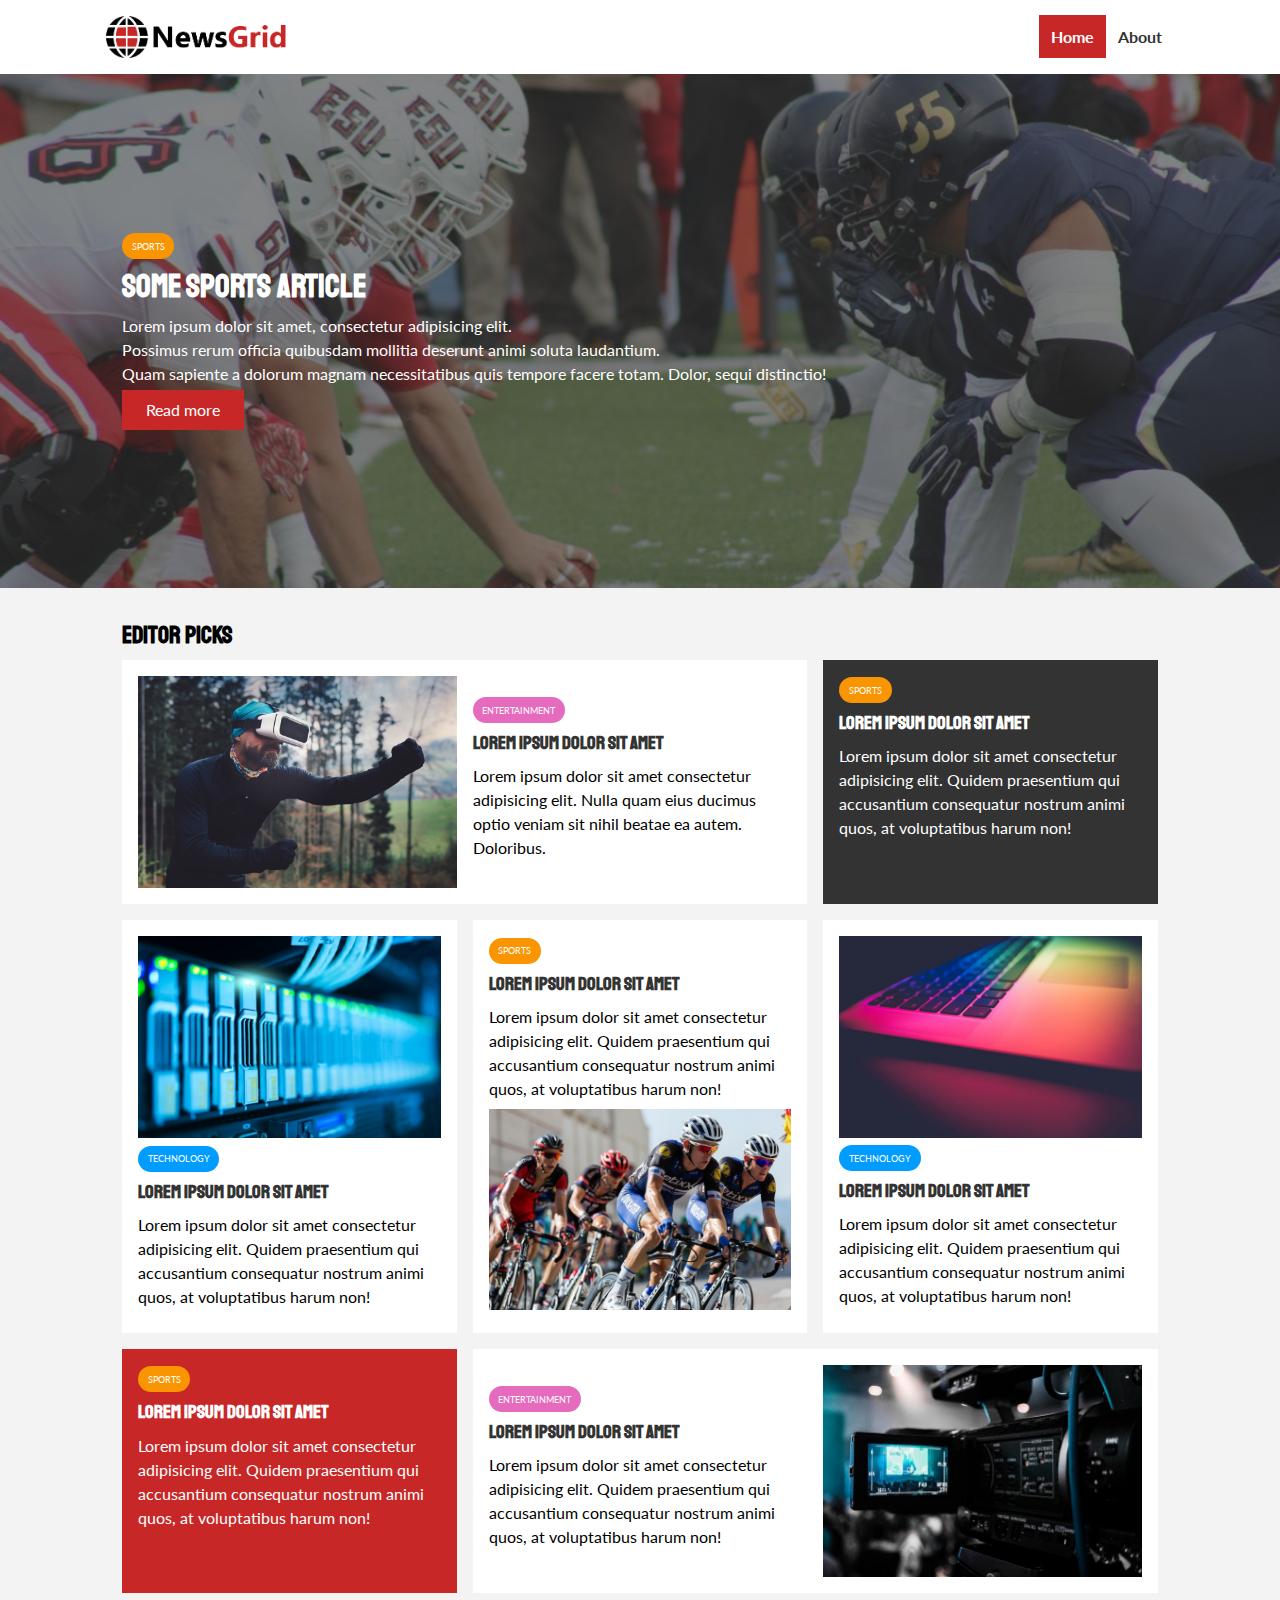
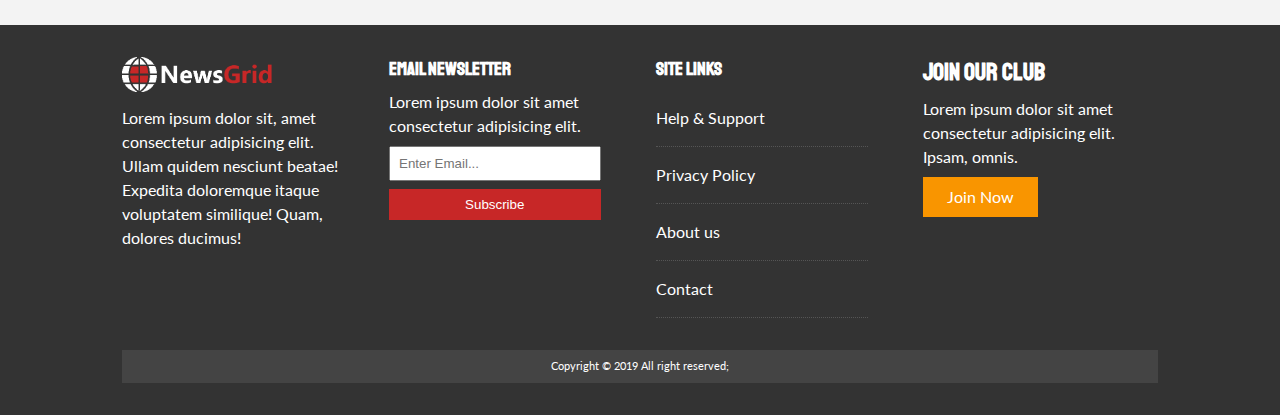
<file: index.html>
<!DOCTYPE html>
<html lang="en">
<head>
    <meta charset="UTF-8">
    <meta name="viewport" content="width=device-width, initial-scale=1.0">
    <meta http-equiv="X-UA-Compatible" content="ie=edge">
    <link rel="stylesheet" href="https://use.fontawesome.com/releases/v5.8.1/css/all.css" integrity="sha384-50oBUHEmvpQ+1lW4y57PTFmhCaXp0ML5d60M1M7uH2+nqUivzIebhndOJK28anvf" crossorigin="anonymous">
    <link href="https://fonts.googleapis.com/css?family=Lato|Staatliches" rel="stylesheet">
    <link rel="stylesheet" href="css/style.css">
    <link rel="stylesheet" media="screen and (max-width:768px)" href="css/mobile.css">
    <link rel="shortcut icon" type="image/x-icon" href="img/favicon.ico">
    <title>NewsGrid | Latest News</title>
</head>
<body>
    <nav id="main-nav">
        <div class="container">
            <img src="img/logo.png" alt="News Grid" class="logo">
            <div class="social">
                <a href="http://facebook.com" target="_blank"><i class="fab fa-facebook fa-2x"></i></a>
                <a href="http://twitter.com" target="_blank"><i class="fab fa-twitter fa-2x"></i></a>
                <a href="http://instagram.com" target="_blank"><i class="fab fa-instagram fa-2x"></i></a>
                <a href="http://youtube.com" target="_blank"><i class="fab fa-youtube fa-2x"></i></a>
            </div>
            <ul>
                <li><a class="current" href="index.html">Home</a></li>
                <li><a href="about.html">About</a></li>
            </ul>
        </div>
    </nav>
    <header id="showcase">
        <div class="container">
            <div class="showcase-container">
                <div class="showcase-content">
                    <div class="category category-sports">Sports</div>
                    <h1>Some Sports Article</h1>
                    <p>Lorem ipsum dolor sit amet, consectetur adipisicing elit.</p><p>Possimus rerum officia quibusdam mollitia deserunt animi soluta laudantium.</p><p>Quam sapiente a dolorum magnam necessitatibus quis tempore facere totam. Dolor, sequi distinctio!</p>
                    <a href="article.html" class="btn btn-primary">Read more</a>
                </div>
            </div>
        </div>
    </header>
    <!-- Home articles -->
    <section id="home-articles" class="py-2">
        <div class="container">
            <h2>Editor Picks</h2>
            <div class="articles-container">
                    <article class="card">
                            <img src="img/articles/ent1.jpg" alt="">
                            <div>
                              <div class="category category-ent">Entertainment</div>
                              <h3>
                                <a href="article.html">Lorem ipsum dolor sit amet</a>
                              </h3>
                              <p>Lorem ipsum dolor sit amet consectetur adipisicing elit. Nulla quam eius ducimus optio veniam sit nihil beatae ea autem. Doloribus.</p>
                            </div>
                    </article>
                <article class="card bg-dark">
                        <div class="category category-sports">Sports</div>
                        <h3><a href="article.html">Lorem ipsum dolor sit amet</a></h3>
                        <p>Lorem ipsum dolor sit amet consectetur adipisicing elit. Quidem praesentium qui accusantium consequatur nostrum animi quos, at voluptatibus harum non!</p>
                </article>
                <article class="card">
                    <img src="img/articles/tech1.jpg" alt="">
                       <div class="category category-tech">Technology</div>
                        <h3><a href="article.html">Lorem ipsum dolor sit amet</a></h3>
                        <p>Lorem ipsum dolor sit amet consectetur adipisicing elit. Quidem praesentium qui accusantium consequatur nostrum animi quos, at voluptatibus harum non!</p>
                </article>
                <article class="card">
                       <div class="category category-sports">Sports</div>
                        <h3><a href="article.html">Lorem ipsum dolor sit amet</a></h3>
                        <p>Lorem ipsum dolor sit amet consectetur adipisicing elit. Quidem praesentium qui accusantium consequatur nostrum animi quos, at voluptatibus harum non!</p>
                        <img src="img/articles/sports1.jpg" alt="">
                </article>
                <article class="card">
                        <img src="img/articles/tech2.jpg" alt="">
                           <div class="category category-tech">Technology</div>
                            <h3><a href="article.html">Lorem ipsum dolor sit amet</a></h3>
                            <p>Lorem ipsum dolor sit amet consectetur adipisicing elit. Quidem praesentium qui accusantium consequatur nostrum animi quos, at voluptatibus harum non!</p>
                </article>
                <article class="card bg-primary">
                            <div class="category category-sports">Sports</div>
                             <h3><a href="article.html">Lorem ipsum dolor sit amet</a></h3>
                             <p>Lorem ipsum dolor sit amet consectetur adipisicing elit. Quidem praesentium qui accusantium consequatur nostrum animi quos, at voluptatibus harum non!</p>
                </article>
                <article class="card">
                        <div>
                            <div class="category category-ent">Entertainment</div>
                            <h3><a href="article.html">Lorem ipsum dolor sit amet</a></h3>
                            <p>Lorem ipsum dolor sit amet consectetur adipisicing elit. Quidem praesentium qui accusantium consequatur nostrum animi quos, at voluptatibus harum non!</p>
                        </div>
                        <img src="img/articles/ent2.jpg" alt="">       
                </article>   
            </div>
        </div>
    </section>
    <!-- Footer -->
    <footer id="main-footer" class="py-2">
        <div class="container footer-container">
            <div>
                <img src="img/logo_light.png" alt="logo light">
                <p>Lorem ipsum dolor sit, amet consectetur adipisicing elit. Ullam quidem nesciunt beatae! Expedita doloremque itaque voluptatem similique! Quam, dolores ducimus!</p>
            </div>
            <div>
                <h3>Email Newsletter</h3>
                <p>Lorem ipsum dolor sit amet consectetur adipisicing elit.</p>
                <form name="contact" method="POST" data-netlify="true" >
                    <input type="email" name="email" placeholder="Enter Email...">
                    <input type="submit" value="Subscribe" class="btn btn-primary">
                </form>
            </div>
            <div>
                <h3>Site Links</h3>
                <ul class="list">
                    <li><a href="#">Help & Support</a></li>
                    <li><a href="#">Privacy Policy</a></li>
                    <li><a href="#">About us</a></li>
                    <li><a href="#">Contact</a></li>
                </ul>
            </div>
            <div>
                <h2>Join Our Club</h2>
                <p>Lorem ipsum dolor sit amet consectetur adipisicing elit. Ipsam, omnis.</p>
                <a href="#" class="btn btn-secondary">Join Now</a>
            </div>
            <div>
                Copyright &copy; 2019 All right reserved;
            </div>
        </div>
    </footer>
</body>
</html>
</file>
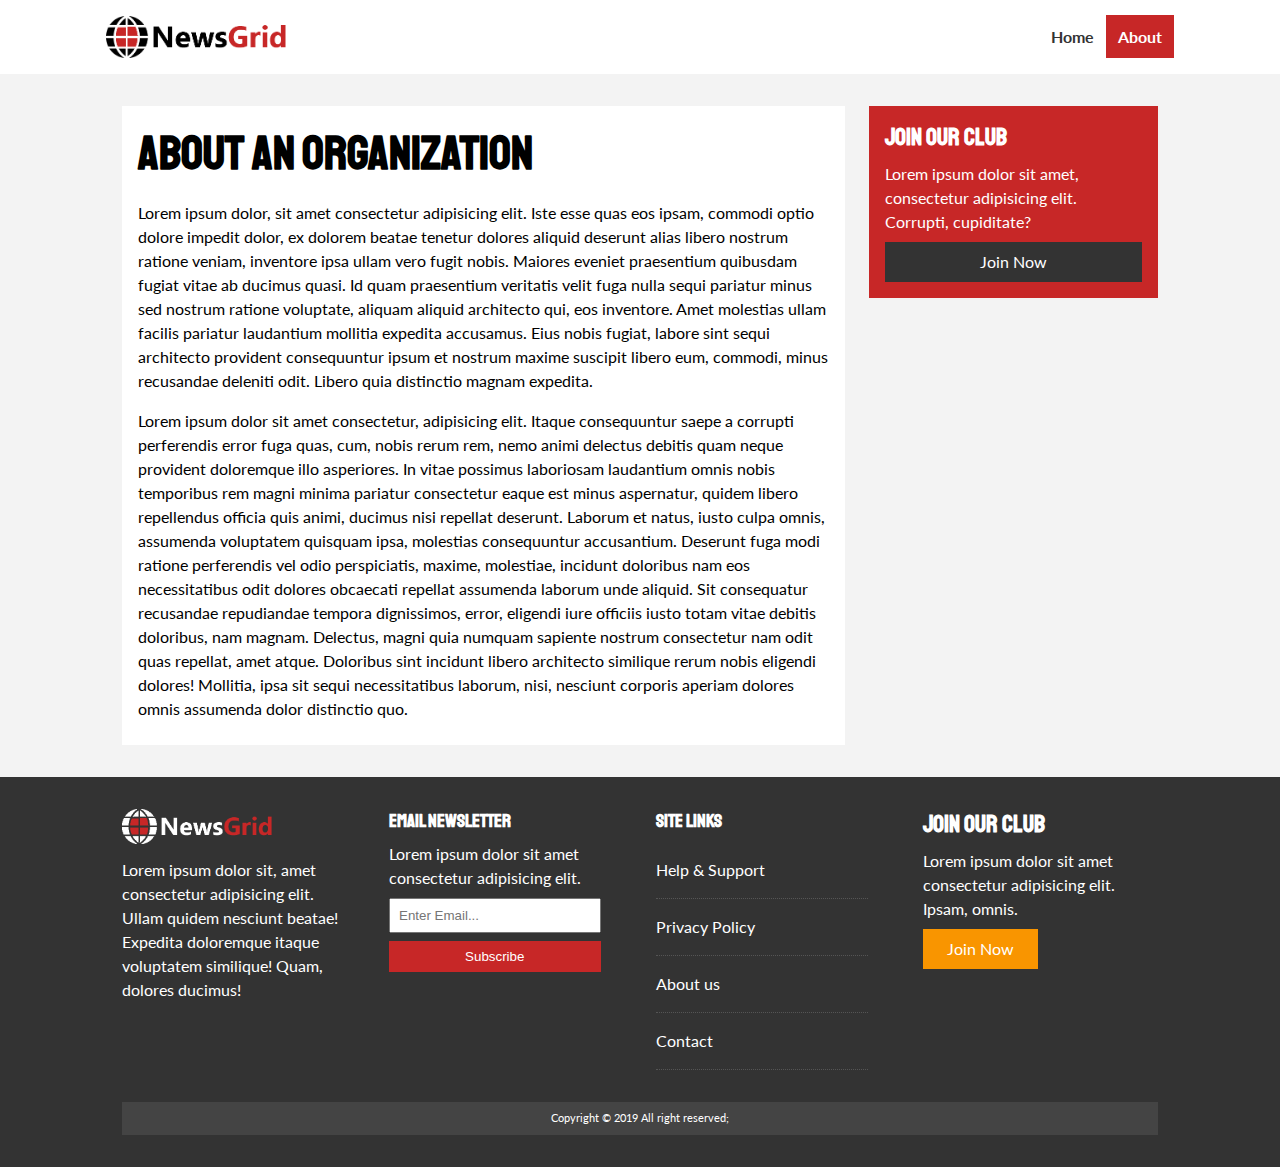
<file: about.html>
<!DOCTYPE html>
<html lang="en">
<head>
    <meta charset="UTF-8">
    <meta name="viewport" content="width=device-width, initial-scale=1.0">
    <meta http-equiv="X-UA-Compatible" content="ie=edge">
    <link rel="stylesheet" href="https://use.fontawesome.com/releases/v5.8.1/css/all.css" integrity="sha384-50oBUHEmvpQ+1lW4y57PTFmhCaXp0ML5d60M1M7uH2+nqUivzIebhndOJK28anvf" crossorigin="anonymous">
    <link href="https://fonts.googleapis.com/css?family=Lato|Staatliches" rel="stylesheet">
    <link rel="stylesheet" href="css/style.css">
    <link rel="stylesheet" media="screen and (max-width:768px)" href="css/mobile.css">
    <link rel="shortcut icon" type="image/x-icon" href="img/favicon.ico">
    <title>NewsGrid | About</title>
</head>
<body>
    <nav id="main-nav">
        <div class="container">
            <img src="img/logo.png" alt="News Grid" class="logo">
            <div class="social">
                <a href="http://facebook.com" target="_blank"><i class="fab fa-facebook fa-2x"></i></a>
                <a href="http://twitter.com" target="_blank"><i class="fab fa-twitter fa-2x"></i></a>
                <a href="http://instagram.com" target="_blank"><i class="fab fa-instagram fa-2x"></i></a>
                <a href="http://youtube.com" target="_blank"><i class="fab fa-youtube fa-2x"></i></a>
            </div>
            <ul>
                <li><a href="index.html">Home</a></li>
                <li><a class="current" href="about.html">About</a></li>
            </ul>
        </div>
    </nav>
    <section id="about">
        <div class="container">
            <div class="page-container">
                <article class="card">
                    <h1 class="l-heading">About an Organization</h1>
                    <p>Lorem ipsum dolor, sit amet consectetur adipisicing elit. Iste esse quas eos ipsam, commodi optio dolore impedit dolor, ex dolorem beatae tenetur dolores aliquid deserunt alias libero nostrum ratione veniam, inventore ipsa ullam vero fugit nobis. Maiores eveniet praesentium quibusdam fugiat vitae ab ducimus quasi. Id quam praesentium veritatis velit fuga nulla sequi pariatur minus sed nostrum ratione voluptate, aliquam aliquid architecto qui, eos inventore. Amet molestias ullam facilis pariatur laudantium mollitia expedita accusamus. Eius nobis fugiat, labore sint sequi architecto provident consequuntur ipsum et nostrum maxime suscipit libero eum, commodi, minus recusandae deleniti odit. Libero quia distinctio magnam expedita.</p><p>Lorem ipsum dolor sit amet consectetur, adipisicing elit. Itaque consequuntur saepe a corrupti perferendis error fuga quas, cum, nobis rerum rem, nemo animi delectus debitis quam neque provident doloremque illo asperiores. In vitae possimus laboriosam laudantium omnis nobis temporibus rem magni minima pariatur consectetur eaque est minus aspernatur, quidem libero repellendus officia quis animi, ducimus nisi repellat deserunt. Laborum et natus, iusto culpa omnis, assumenda voluptatem quisquam ipsa, molestias consequuntur accusantium. Deserunt fuga modi ratione perferendis vel odio perspiciatis, maxime, molestiae, incidunt doloribus nam eos necessitatibus odit dolores obcaecati repellat assumenda laborum unde aliquid. Sit consequatur recusandae repudiandae tempora dignissimos, error, eligendi iure officiis iusto totam vitae debitis doloribus, nam magnam. Delectus, magni quia numquam sapiente nostrum consectetur nam odit quas repellat, amet atque. Doloribus sint incidunt libero architecto similique rerum nobis eligendi dolores! Mollitia, ipsa sit sequi necessitatibus laborum, nisi, nesciunt corporis aperiam dolores omnis assumenda dolor distinctio quo.</p>
                </article>
               <aside class="card bg-primary">
                <h2>Join Our Club</h2>   
                <p>Lorem ipsum dolor sit amet, consectetur adipisicing elit. Corrupti, cupiditate?</p>
                <a href="#" class="btn btn-dark btn-block">Join Now</a>
               </aside>
            </div>
        </div>
    </section>
    <!-- Footer -->
    <footer id="main-footer" class="py-2">
        <div class="container footer-container">
            <div>
                <img src="img/logo_light.png" alt="logo light">
                <p>Lorem ipsum dolor sit, amet consectetur adipisicing elit. Ullam quidem nesciunt beatae! Expedita doloremque itaque voluptatem similique! Quam, dolores ducimus!</p>
            </div>
            <div>
                <h3>Email Newsletter</h3>
                <p>Lorem ipsum dolor sit amet consectetur adipisicing elit.</p>
                    <form name="contact" method="POST" data-netlify="true" >
                        <input type="email" name="email" placeholder="Enter Email...">
                        <input type="submit" value="Subscribe" class="btn btn-primary">
                    </form>
            </div>
            <div>
                <h3>Site Links</h3>
                <ul class="list">
                    <li><a href="#">Help & Support</a></li>
                    <li><a href="#">Privacy Policy</a></li>
                    <li><a href="#">About us</a></li>
                    <li><a href="#">Contact</a></li>
                </ul>
            </div>
            <div>
                <h2>Join Our Club</h2>
                <p>Lorem ipsum dolor sit amet consectetur adipisicing elit. Ipsam, omnis.</p>
                <a href="#" class="btn btn-secondary">Join Now</a>
            </div>
            <div>
                Copyright &copy; 2019 All right reserved;
            </div>
        </div>
    </footer>
</body>
</html>
</file>
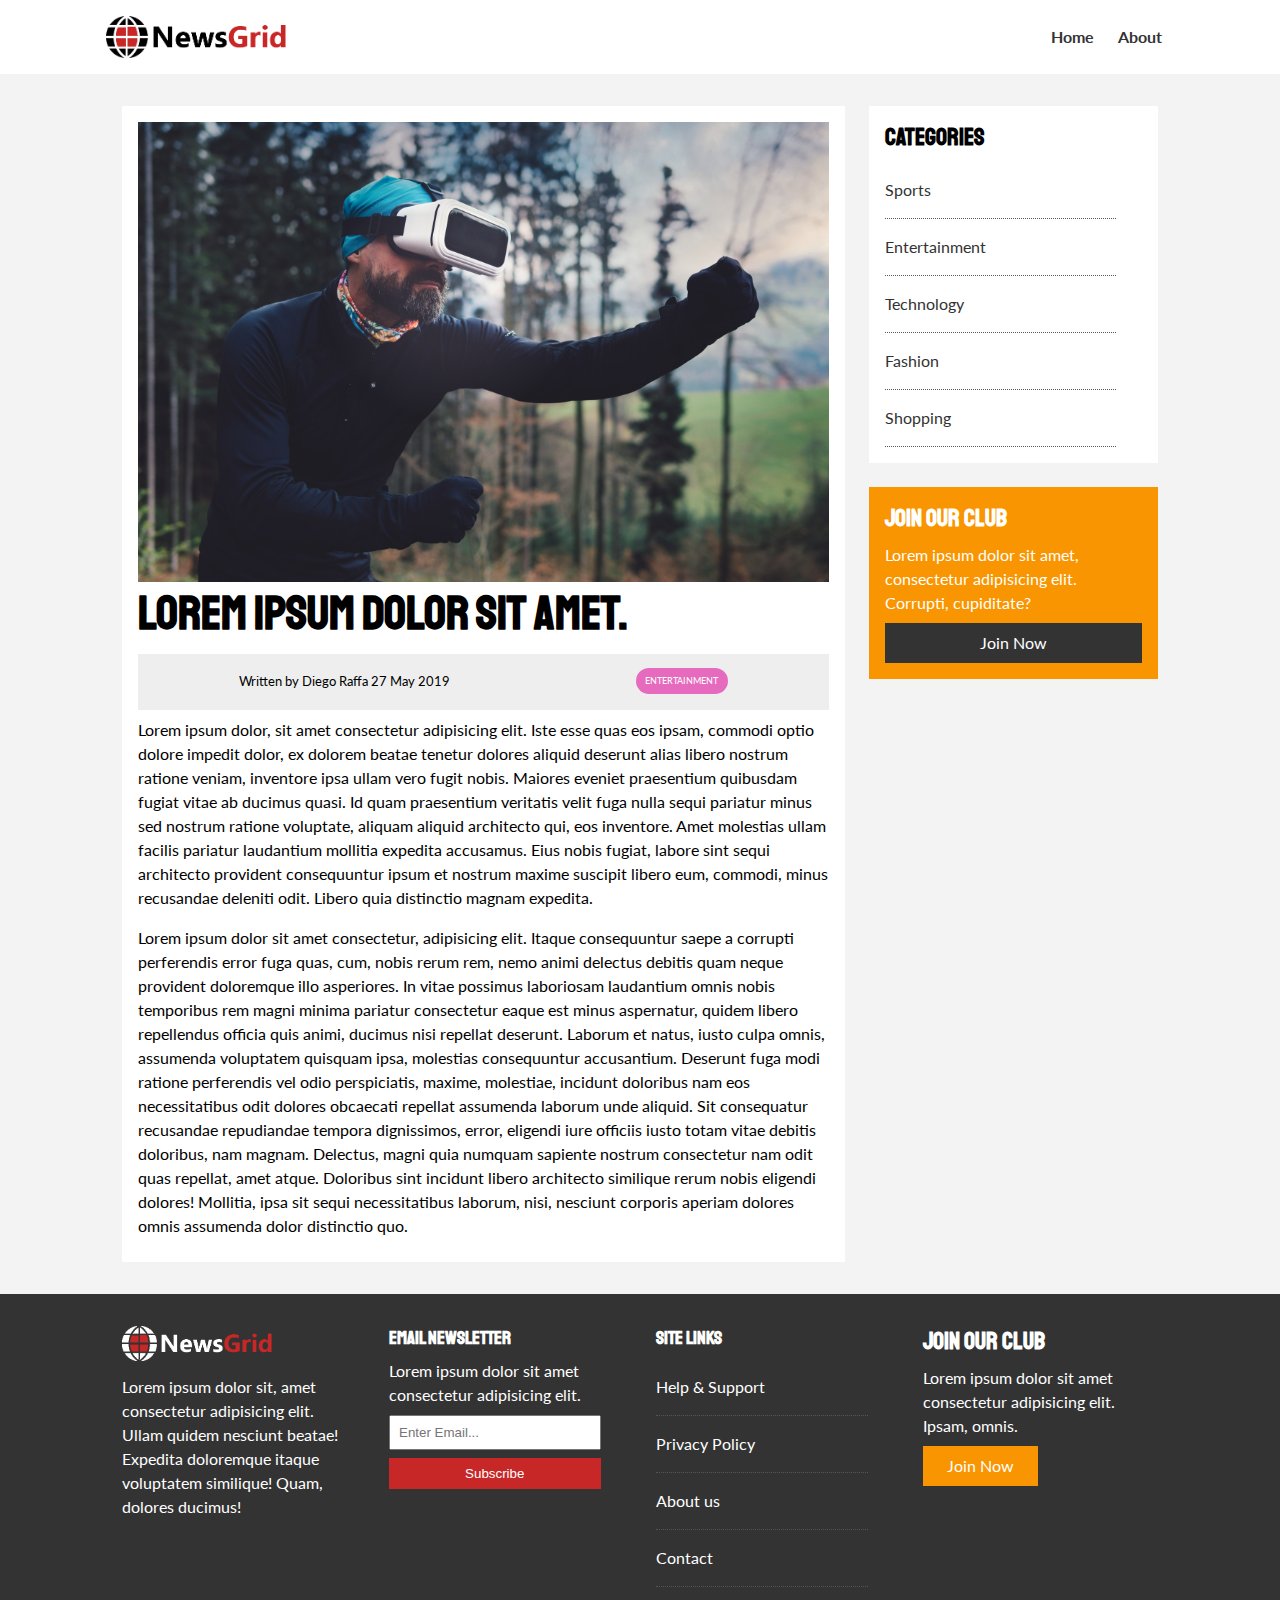
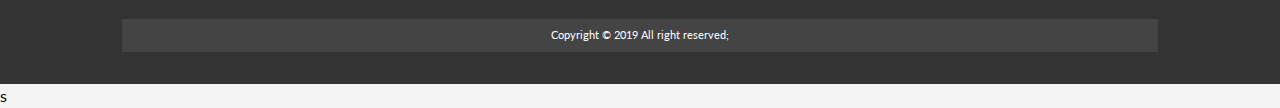
<file: article.html>
<!DOCTYPE html>
<html lang="en">
<head>
    <meta charset="UTF-8">
    <meta name="viewport" content="width=device-width, initial-scale=1.0">
    <meta http-equiv="X-UA-Compatible" content="ie=edge">
    <link rel="stylesheet" href="https://use.fontawesome.com/releases/v5.8.1/css/all.css" integrity="sha384-50oBUHEmvpQ+1lW4y57PTFmhCaXp0ML5d60M1M7uH2+nqUivzIebhndOJK28anvf" crossorigin="anonymous">
    <link href="https://fonts.googleapis.com/css?family=Lato|Staatliches" rel="stylesheet">
    <link rel="stylesheet" href="css/style.css">
    <link rel="stylesheet" media="screen and (max-width:768px)" href="css/mobile.css">
    <link rel="shortcut icon" type="image/x-icon" href="img/favicon.ico">
    <title>NewsGrid | Lates News</title>
</head>
<body>
    <nav id="main-nav">
        <div class="container">
            <img src="img/logo.png" alt="News Grid" class="logo">
            <div class="social">
                <a href="http://facebook.com" target="_blank"><i class="fab fa-facebook fa-2x"></i></a>
                <a href="http://twitter.com" target="_blank"><i class="fab fa-twitter fa-2x"></i></a>
                <a href="http://instagram.com" target="_blank"><i class="fab fa-instagram fa-2x"></i></a>
                <a href="http://youtube.com" target="_blank"><i class="fab fa-youtube fa-2x"></i></a>
            </div>
            <ul>
                <li><a href="index.html">Home</a></li>
                <li><a href="about.html">About</a></li>
            </ul>
        </div>
    </nav>
    <section id="article">
        <div class="container">
            <div class="page-container">
                <article class="card">
                    <img src="img/articles/ent1.jpg" alt="">
                    <h1 class="l-heading">Lorem ipsum dolor sit amet.</h1>
                    <div class="meta">
                        <small>
                            <i class="fas fa-user"></i> Written by Diego Raffa 27 May 2019
                        </small>
                        <div class="category category-ent">Entertainment</div>
                    </div>
                    <p>Lorem ipsum dolor, sit amet consectetur adipisicing elit. Iste esse quas eos ipsam, commodi optio dolore impedit dolor, ex dolorem beatae tenetur dolores aliquid deserunt alias libero nostrum ratione veniam, inventore ipsa ullam vero fugit nobis. Maiores eveniet praesentium quibusdam fugiat vitae ab ducimus quasi. Id quam praesentium veritatis velit fuga nulla sequi pariatur minus sed nostrum ratione voluptate, aliquam aliquid architecto qui, eos inventore. Amet molestias ullam facilis pariatur laudantium mollitia expedita accusamus. Eius nobis fugiat, labore sint sequi architecto provident consequuntur ipsum et nostrum maxime suscipit libero eum, commodi, minus recusandae deleniti odit. Libero quia distinctio magnam expedita.</p><p>Lorem ipsum dolor sit amet consectetur, adipisicing elit. Itaque consequuntur saepe a corrupti perferendis error fuga quas, cum, nobis rerum rem, nemo animi delectus debitis quam neque provident doloremque illo asperiores. In vitae possimus laboriosam laudantium omnis nobis temporibus rem magni minima pariatur consectetur eaque est minus aspernatur, quidem libero repellendus officia quis animi, ducimus nisi repellat deserunt. Laborum et natus, iusto culpa omnis, assumenda voluptatem quisquam ipsa, molestias consequuntur accusantium. Deserunt fuga modi ratione perferendis vel odio perspiciatis, maxime, molestiae, incidunt doloribus nam eos necessitatibus odit dolores obcaecati repellat assumenda laborum unde aliquid. Sit consequatur recusandae repudiandae tempora dignissimos, error, eligendi iure officiis iusto totam vitae debitis doloribus, nam magnam. Delectus, magni quia numquam sapiente nostrum consectetur nam odit quas repellat, amet atque. Doloribus sint incidunt libero architecto similique rerum nobis eligendi dolores! Mollitia, ipsa sit sequi necessitatibus laborum, nisi, nesciunt corporis aperiam dolores omnis assumenda dolor distinctio quo.</p>
                </article>
                <aside id="categories" class="card">
                    <h2>Categories</h2>
                    <ul class="list">
                        <li><a href="#"><i class="fas fa-chevron-right"></i> Sports</a></li>
                        <li><a href="#"><i class="fas fa-chevron-right"></i> Entertainment</a></li>
                        <li><a href="#"><i class="fas fa-chevron-right"></i> Technology</a></li>
                        <li><a href="#"><i class="fas fa-chevron-right"></i> Fashion</a></li>
                        <li><a href="#"><i class="fas fa-chevron-right"></i> Shopping</a></li>
                    </ul>
                </aside>
               <aside class="card bg-secondary">
                <h2>Join Our Club</h2>   
                <p>Lorem ipsum dolor sit amet, consectetur adipisicing elit. Corrupti, cupiditate?</p>
                <a href="#" class="btn btn-dark btn-block">Join Now</a>
               </aside>
            </div>
        </div>
    </section>
    <!-- Footer -->
    <footer id="main-footer" class="py-2">
        <div class="container footer-container">
            <div>
                <img src="img/logo_light.png" alt="logo light">
                <p>Lorem ipsum dolor sit, amet consectetur adipisicing elit. Ullam quidem nesciunt beatae! Expedita doloremque itaque voluptatem similique! Quam, dolores ducimus!</p>
            </div>
            <div>
                <h3>Email Newsletter</h3>
                <p>Lorem ipsum dolor sit amet consectetur adipisicing elit.</p>
                <form name="contact" method="POST" data-netlify="true" >
                    <input type="email" name="email" placeholder="Enter Email...">
                    <input type="submit" value="Subscribe" class="btn btn-primary">
                </form>
            </div>
            <div>
                <h3>Site Links</h3>
                <ul class="list">
                    <li><a href="#">Help & Support</a></li>
                    <li><a href="#">Privacy Policy</a></li>
                    <li><a href="#">About us</a></li>
                    <li><a href="#">Contact</a></li>
                </ul>
            </div>
            <div>
                <h2>Join Our Club</h2>
                <p>Lorem ipsum dolor sit amet consectetur adipisicing elit. Ipsam, omnis.</p>
                <a href="#" class="btn btn-secondary">Join Now</a>
            </div>
            <div>
                Copyright &copy; 2019 All right reserved;
            </div>
        </div>
    </footer>
</body>
</html>s
</file>
<file: css/style.css>
:root {
  --primary-color: #c72727;
  --secondary-color: #f99500;
  --light-color: #f3f3f3;
  --dark-color: #333;
  --max-width: 1100px;
  --bigger-screen: 1800px;
}
.category {
  --sports-color: #f99500;
  --ent-color: #e66bbe;
  --tech-color: #009cff;
}
* {
  margin: 0;
  padding: 0;
  box-sizing: border-box;
}
body {
  font-family: "Lato", sans-serif;
  line-height: 1.5;
  background: var(--light-color);
}
a {
  color: #333;
  text-decoration: none;
}
ul {
  list-style: none;
}
p {
  margin: 0.5rem 0;
}
img {
  width: 100%;
}
h1,
h2,
h3,
h4,
h5,
h6 {
  font-family: "Staatliches", cursive;
  margin-bottom: 0.55rem;
  line-height: 1.3;
}
/* Utility */
.container {
  max-width: var(--max-width);
  margin: auto;
  padding: 0 2rem;
  overflow: hidden;
}
.category {
  display: inline-block;
  color: #fff;
  font-size: 0.55rem;
  text-transform: uppercase;
  padding: 0.4rem 0.6rem;
  border-radius: 15px;
  margin-bottom: 0.5rem;
}
.category-sports {
  background: var(--sports-color);
}
.category-ent {
  background: var(--ent-color);
}
.category-tech {
  background: var(--tech-color);
}
.btn {
  display: inline-block;
  border: none;
  background: var(--dark-color);
  color: #fff;
  padding: 0.5rem 1.5rem;
}
.btn-light {
  background: var(--light-color);
}
.btn-primary {
  background: var(--primary-color);
}
.btn-secondary {
  background: var(--secondary-color);
}
.btn-block {
  display: block;
  width: 100%;
  text-align: center;
}
.btn:hover {
  opacity: 0.9;
}
.card {
  background: #fff;
  padding: 1rem;
}
.bg-dark {
  background: var(--dark-color);
  color: #fff;
}
.bg-primary {
  background: var(--primary-color);
  color: #fff;
}
.bg-secondary {
  background: var(--secondary-color);
  color: #fff;
}
.py-1 {
  padding: 1.5rem 0;
}
.py-2 {
  padding: 2rem 0;
}
.py-3 {
  padding: 3rem 0;
}
.p-1 {
  padding: 1.5rem;
}
.py2 {
  padding: 2rem;
}
.p-3 {
  padding: 3rem;
}
.btn-block {
  display: block;
  width: 100%;
  text-align: center;
}
.bg-dark h1,
.bg-dark h2,
.bg-dark h3,
.bg-dark a,
.bg-primary h1,
.bg-primary h2,
.bg-primary h3,
.bg-primary a,
.bg-secondary h1,
.bg-secondary h2,
.bg-secondary h3,
.bg-secondary a {
  color: #fff;
}
.list li {
  padding: 1rem 0;
  border-bottom: #555 dotted 1px;
  width: 90%;
}
.list li a:hover {
  color: var(--primary-color) !important;
}
.l-heading {
  font-size: 3rem;
}
/* Navigation */
#main-nav {
  background: #fff;
  position: sticky;
  top: 0;
  z-index: 2;
}
#main-nav .container {
  display: grid;
  grid-template-columns: 6fr 3fr 2fr;
  padding: 1rem;
  align-items: center;
}
#main-nav .logo {
  width: 180px;
}
#main-nav ul {
  display: flex;
  justify-self: end;
}
#main-nav ul li a {
  padding: 0.75rem;
  font-weight: bold;
}
#main-nav ul li a.current {
  background: var(--primary-color);
  color: #fff;
}
#main-nav ul li a:hover {
  background: var(--light-color);
  color: var(--dark-color);
}
#main-nav .social {
  justify-self: center;
}
#main-nav .social i {
  padding: 0.5rem;
  color: #777;
}
/* Showcase */
#showcase {
  background: #333;
  color: #fff;
  padding: 2rem;
  position: relative;
}
#showcase .showcase-container {
  display: flex;
  flex-direction: column;
  align-items: flex-start;
  justify-content: center;
  height: 50vh;
}
#showcase::before {
  content: "";
  position: absolute;
  background: url(../img/featured.jpg) no-repeat center center/cover;
  top: 0;
  left: 0;
  width: 100%;
  height: 100%;
  opacity: 0.4;
}
#showcase .showcase-content {
  z-index: 1;
}
#showcase .showcase-content p {
  font-size: 1rem;
  margin-bottom: 0.5rem;
  line-height: 1;
}
/* Home Articles */
#home-articles .articles-container {
  display: grid;
  grid-template-columns: repeat(3, 1fr);
  grid-gap: 1rem;
}
#home-articles .articles-container > *:first-child {
  display: grid;
  grid-template-columns: repeat(2, 1fr);
  grid-gap: 1rem;
  grid-column: 1 / span 2;
  align-items: center;
}
#home-articles .articles-container > *:last-child {
  display: grid;
  grid-template-columns: repeat(2, 1fr);
  grid-gap: 1rem;
  grid-column: 2 / span 2;
  align-items: center;
}
#article .meta {
  display: flex;
  justify-content: space-around;
  align-items: center;
  background: #eee;
  padding: 0.5rem;
}
#article .meta .category {
  margin-top: 0.4rem;
}
/* Footer */
#main-footer {
  background: var(--dark-color);
  color: #fff;
}
#main-footer img {
  width: 150px;
}
#main-footer a {
  color: #fff;
}
#main-footer .footer-container {
  display: grid;
  grid-template-columns: repeat(4, 1fr);
  grid-gap: 2rem;
}
#main-footer .footer-container > *:last-child {
  background: #444;
  grid-column: 1 / span 4;
  text-align: center;
  padding: 0.5rem;
  font-size: 0.7rem;
}
#main-footer .footer-container input[type="email"] {
  width: 90%;
  padding: 0.5rem;
  margin-bottom: 0.5rem;
}
#main-footer .footer-container input[type="submit"] {
  width: 90%;
}
/* About */
/* inner Page container */
.page-container {
  display: grid;
  grid-template-columns: 5fr 2fr;
  grid-gap: 1rem;
  margin: 2rem 0;
  grid-gap: 1.5rem;
}
.page-container > *:first-child {
  display: grid;
  grid-row: 1 / span 3;
}

/* Bigger Screen */
@media (min-width: 1540px) {
  .container {
    max-width: var(--bigger-screen);
    padding: 0 3rem;
  }

  #main-nav .container {
    padding: 1rem 3rem;
  }
}
</file>
<file: css/mobile.css>
#main-nav .social {
  display: none;
}
#main-nav .container {
  grid-template-columns: 1fr;
  grid-gap: 1.2rem;
}
#main-nav ul,
#main-nav .logo {
  justify-self: center;
}
#main-nav ul li a {
  padding: 0.5rem;
}
#home-articles .articles-container {
  grid-template-columns: repeat(2, 1fr);
}
#home-articles .articles-container > *:first-child {
  grid-template-columns: 1fr;
  grid-column: 1;
}
#home-articles .articles-container > *:last-child {
  grid-template-columns: 1fr;
  grid-column: 1;
}
@media (max-width: 600px) {
  #showcase .showcase-content {
    width: 130%;
  }
  /* stack grid sistem */
  #home-articles .articles-container,
  #main-footer .footer-container {
    grid-template-columns: 1fr;
  }
  #main-footer .footer-container > *:last-child {
    grid-column: 1;
  }
  #main-footer .footer-container > *:first-child,
  #main-footer .footer-container > *:nth-child(2) {
    border-bottom: #444 dotted 1px;
    padding-bottom: 1rem;
  }
  .page-container {
    grid-template-columns: 1fr;
    text-align: center;
  }
  .page-container > *:first-child {
    grid-row: 1;
  }
  .l-heading {
    font-size: 2rem;
  }
}
</file>
